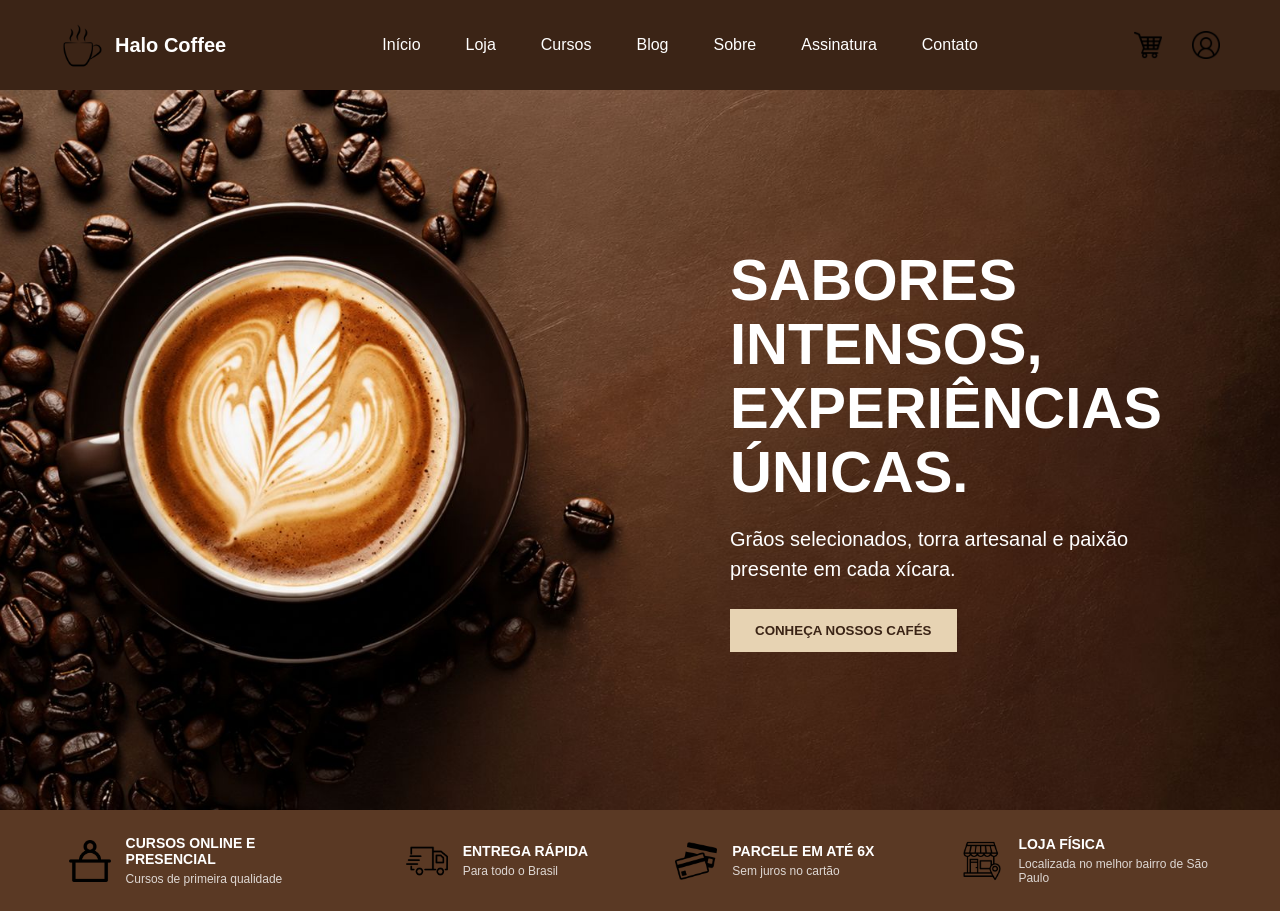
<file: index.html>
<!DOCTYPE html>
<html lang="en">
<head>
    <meta charset="UTF-8">
    <meta name="viewport" content="width=device-width, initial-scale=1.0">
    <title>Halo Coffee</title>
    <link rel="stylesheet" href="css/estilo.css">
    <link rel="icon" href="img/xicara-de-cha.png">
    <link rel="preconnect" href="https://fonts.googleapis.com">
    <link rel="preconnect" href="https://fonts.gstatic.com" crossorigin>
    <link href="https://fonts.googleapis.com/css2?family=Instrument+Serif:ital@0;1&display=swap" rel="stylesheet">
</head>
<body>
  <header>
  <nav>
        <div class="logo">
            <img src="img/xicara-de-cha.png" alt="logo">
            <h1>Halo Coffee</h1>
        </div>

        <ul>
            <li><a href="index.html">Início</a></li>
            <li><a href="loja.html">Loja</a></li>
            <li><a href="cursos.html">Cursos</a></li>
            <li><a href="blog.html">Blog</a></li>
            <li><a href="sobre.html">Sobre</a></li>
            <li><a href="assinatura.html">Assinatura</a></li>
            <li><a href="contato.html">Contato</a></li>
        </ul>

<div class="menu-icons">

    <a href="carrinho.html" class="link-carrinho">
        <img src="img/carrinho.png" alt="Carrinho">
    </a>

    <a href="login.html" class="user-icon">
        <img src="img/usuario.png" alt="Usuário">
    </a>
</div>
    </nav>
</header>
  <main>
   <main>
<section class="hero">
    <div class="hero-text">
        <h2>SABORES INTENSOS,<br>EXPERIÊNCIAS ÚNICAS.</h2>
        <p>
            Grãos selecionados, torra artesanal
            e paixão presente em cada xícara.
        </p>

        <button type="button" onclick="window.location.href='loja.html'">CONHEÇA NOSSOS CAFÉS</button>
    </div>
</section>
<section class="beneficios">

    <div class="beneficio">
        <img src="img/cursos.png" alt="Cursos">
        
        <div class="beneficio-texto">
            <h3>CURSOS ONLINE E PRESENCIAL</h3>
            <p>Cursos de primeira qualidade</p>
        </div>
    </div>

    <div class="beneficio">
        <img src="img/entrega.png" alt="Entrega">

        <div class="beneficio-texto">
            <h3>ENTREGA RÁPIDA</h3>
            <p>Para todo o Brasil</p>
        </div>
    </div>

    <div class="beneficio">
        <img src="img/cartao.png" alt="Cartão">

        <div class="beneficio-texto">
            <h3>PARCELE EM ATÉ 6X</h3>
            <p>Sem juros no cartão</p>
        </div>
    </div>

    <div class="beneficio">
        <img src="img/loja.png" alt="Loja física">

        <div class="beneficio-texto">
            <h3>LOJA FÍSICA</h3>
            <p>Localizada no melhor bairro de São Paulo</p>
        </div>
    </div>

</section>
  </main>
</body>
</html>
</file>
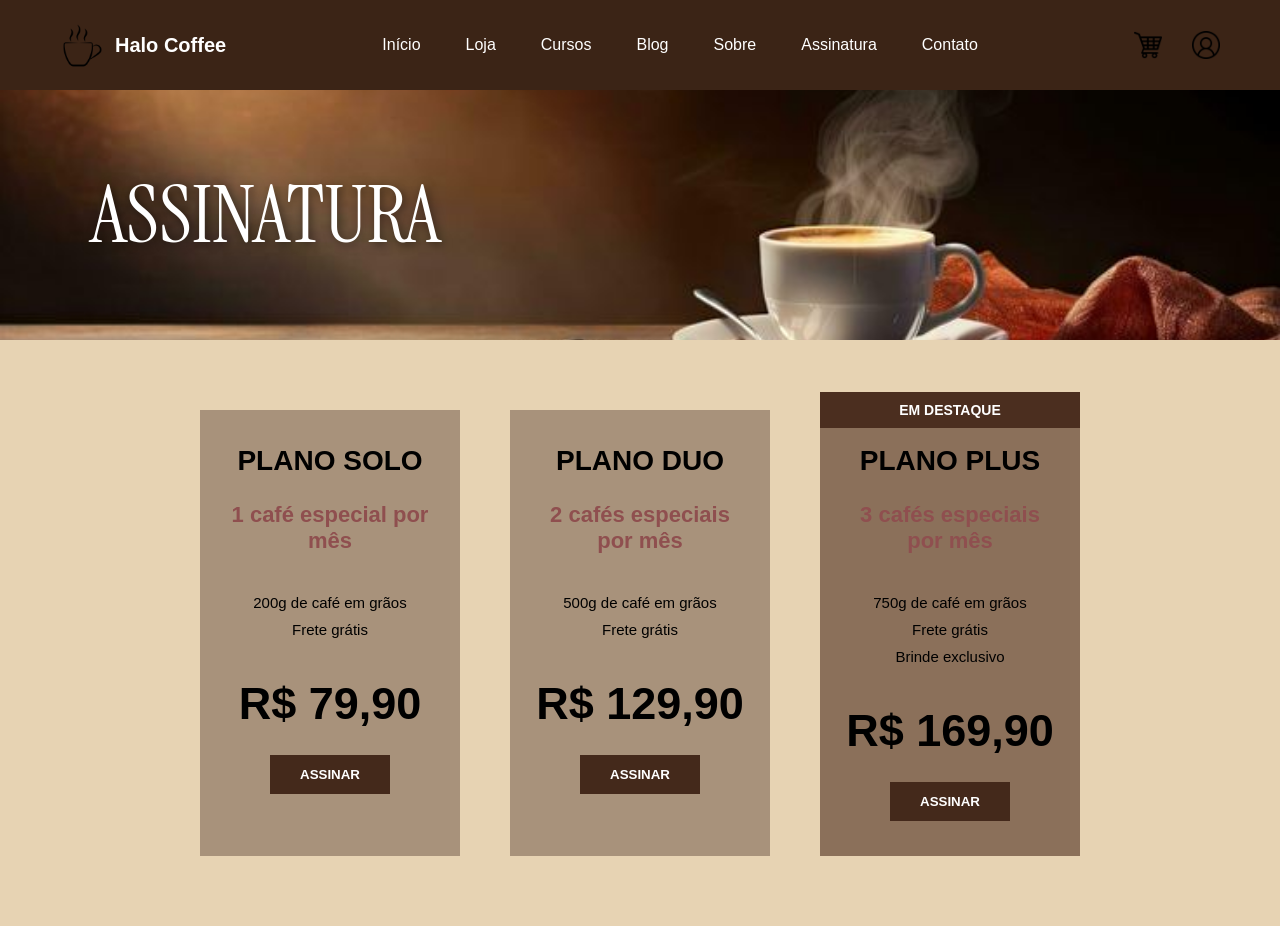
<file: assinatura.html>
<!DOCTYPE html>
<html lang="pt-BR">
<head>
    <meta charset="UTF-8">
    <meta name="viewport" content="width=device-width, initial-scale=1.0">
    <title>Assinatura | Halo Coffee</title>
    <link rel="stylesheet" href="css/estilo.css">
    <link rel="icon" href="img/xicara-de-cha.png">
    <link rel="preconnect" href="https://fonts.googleapis.com">
    <link rel="preconnect" href="https://fonts.gstatic.com" crossorigin>
    <link href="https://fonts.googleapis.com/css2?family=Instrument+Serif:ital@0;1&display=swap" rel="stylesheet">
</head>

<body>

<header>

    <nav>

        <div class="logo">
            <img src="img/xicara-de-cha.png" alt="logo">
            <h1>Halo Coffee</h1>
        </div>

        <ul>
            <li><a href="index.html">Início</a></li>
            <li><a href="loja.html">Loja</a></li>
            <li><a href="cursos.html">Cursos</a></li>
            <li><a href="blog.html">Blog</a></li>
            <li><a href="sobre.html">Sobre</a></li>
            <li><a href="assinatura.html">Assinatura</a></li>
            <li><a href="contato.html">Contato</a></li>
        </ul>

<div class="menu-icons">

    <a href="carrinho.html" class="link-carrinho">
        <img src="img/carrinho.png" alt="Carrinho">
    </a>

    <a href="login.html" class="user-icon">
        <img src="img/usuario.png" alt="Usuário">
    </a>
</div>
    </nav>
</header>
<main>

<section class="loja" style="background-image: url('img/fundoassinatura.jpg');">
        <h2>ASSINATURA</h2>

    </section>
    <section class="planos">

        <div class="plano-card">

            <h3>PLANO SOLO</h3>

            <h4>1 café especial por mês</h4>

            <p>
                200g de café em grãos<br>
                Frete grátis
            </p>

            <span>R$ 79,90</span>

            <button>ASSINAR</button>

        </div>

        <div class="plano-card">

            <h3>PLANO DUO</h3>

            <h4>2 cafés especiais por mês</h4>

            <p>
                500g de café em grãos<br>
                Frete grátis
            </p>

            <span>R$ 129,90</span>

            <button>ASSINAR</button>

        </div>

        <div class="plano-card destaque">

            <div class="tag-destaque">
                EM DESTAQUE
            </div>

            <h3>PLANO PLUS</h3>

            <h4>3 cafés especiais por mês</h4>

            <p>
                750g de café em grãos<br>
                Frete grátis<br>
                Brinde exclusivo
            </p>

            <span>R$ 169,90</span>

            <button>ASSINAR</button>

        </div>

    </section>

</main>

</body>
</html>
</file>
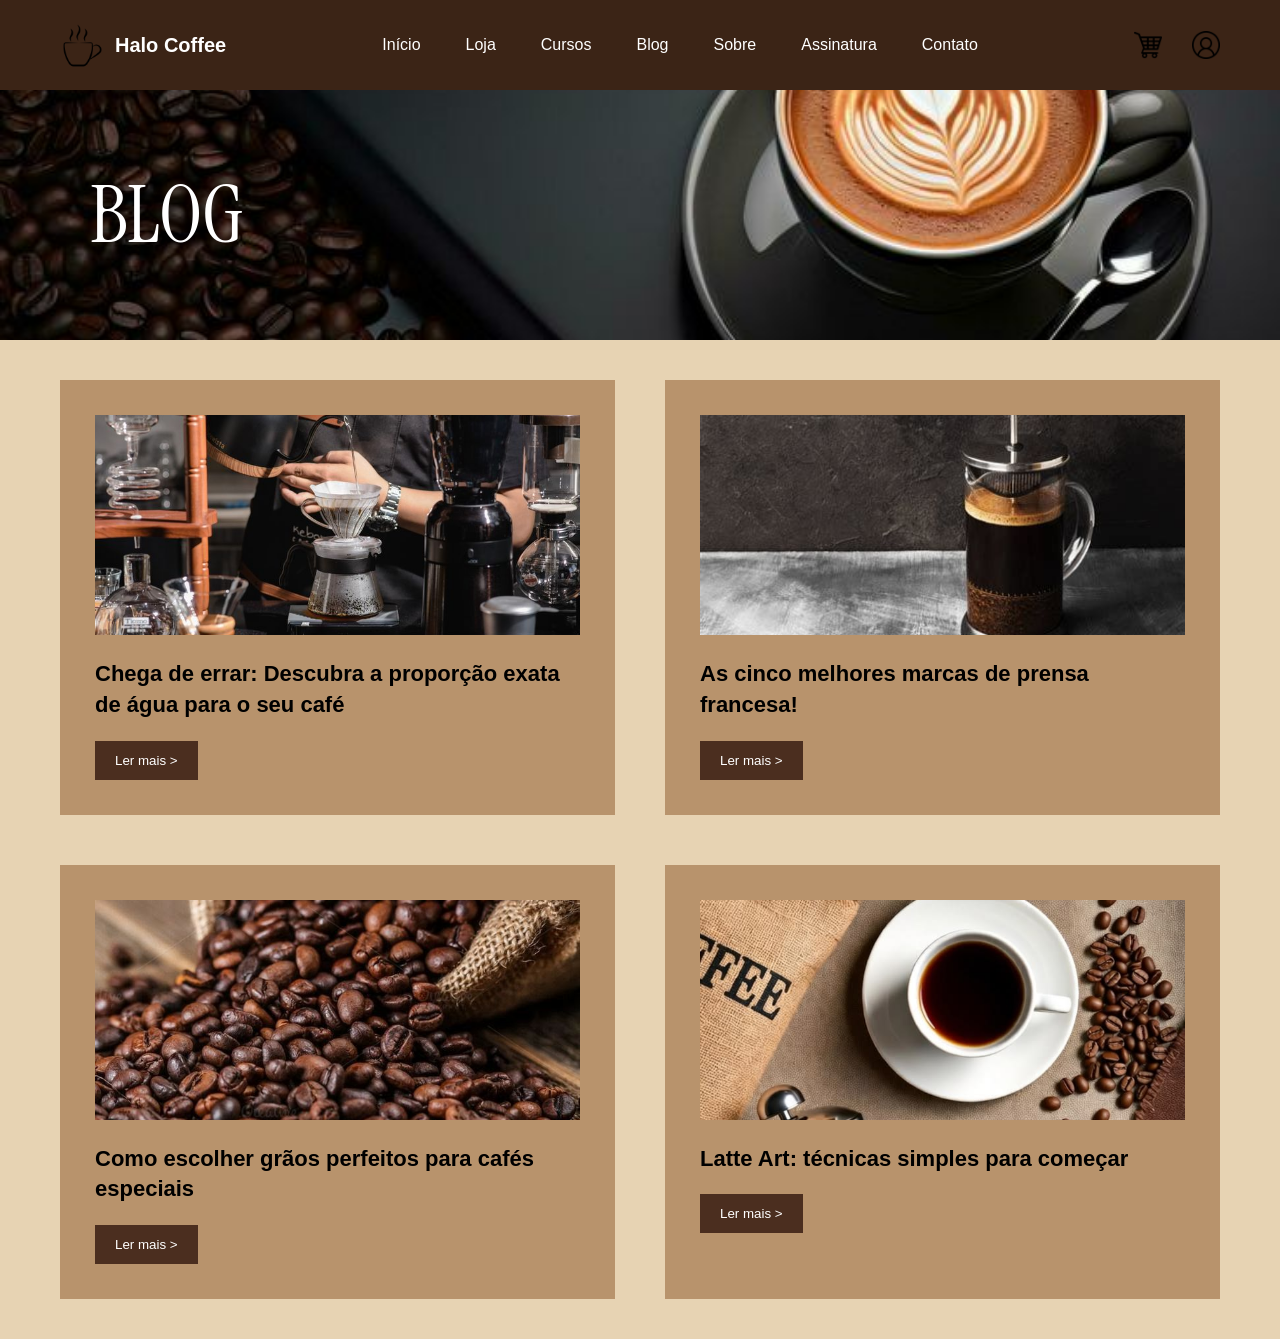
<file: blog.html>
<!DOCTYPE html>
<html lang="pt-BR">
<head>
    <meta charset="UTF-8">
    <meta name="viewport" content="width=device-width, initial-scale=1.0">
    <title>Blog | Halo Coffee</title>
    <link rel="stylesheet" href="css/estilo.css">
    <link rel="icon" href="img/xicara-de-cha.png">
    <link rel="preconnect" href="https://fonts.googleapis.com">
    <link rel="preconnect" href="https://fonts.gstatic.com" crossorigin>
    <link href="https://fonts.googleapis.com/css2?family=Instrument+Serif:ital@0;1&display=swap" rel="stylesheet">
</head>

<body>

<header>

    <nav>

        <div class="logo">
            <img src="img/xicara-de-cha.png" alt="logo">
            <h1>Halo Coffee</h1>
        </div>

        <ul>
            <li><a href="index.html">Início</a></li>
            <li><a href="loja.html">Loja</a></li>
            <li><a href="cursos.html">Cursos</a></li>
            <li><a href="blog.html">Blog</a></li>
            <li><a href="sobre.html">Sobre</a></li>
            <li><a href="assinatura.html">Assinatura</a></li>
            <li><a href="contato.html">Contato</a></li>
        </ul>

        
<div class="menu-icons">

    <a href="carrinho.html" class="link-carrinho">
        <img src="img/carrinho.png" alt="Carrinho">
    </a>

    <a href="login.html" class="user-icon">
        <img src="img/usuario.png" alt="Usuário">
    </a>

</div>

    </nav>
</header>
<main>
    <section class="loja" style="background-image: url('img/fundoblog.jpg');">

        <h2>BLOG</h2>

    </section>
    <section class="blog-container">
        <div class="blog-card">

            <img src="img/blog1.jpg" alt="Post Café">

            <div class="blog-info">

                <h3>
                    Chega de errar:
                    Descubra a proporção exata
                    de água para o seu café
                </h3>

                <button>Ler mais ></button>

            </div>

        </div>

        <div class="blog-card">

            <img src="img/blog2.jpg" alt="Prensa Francesa">

            <div class="blog-info">

                <h3>
                    As cinco melhores marcas
                    de prensa francesa!
                </h3>

                <button>Ler mais ></button>

            </div>

        </div>

        <div class="blog-card">

            <img src="img/blog3.jpg" alt="Grãos">

            <div class="blog-info">

                <h3>
                    Como escolher grãos
                    perfeitos para cafés especiais
                </h3>

                <button>Ler mais ></button>

            </div>

        </div>

     
        <div class="blog-card">

            <img src="img/blog4.jpg" alt="Latte Art">

            <div class="blog-info">

                <h3>
                    Latte Art:
                    técnicas simples para começar
                </h3>

                <button>Ler mais ></button>

            </div>

        </div>
    </section>
</main>
</body>
</html>
</file>
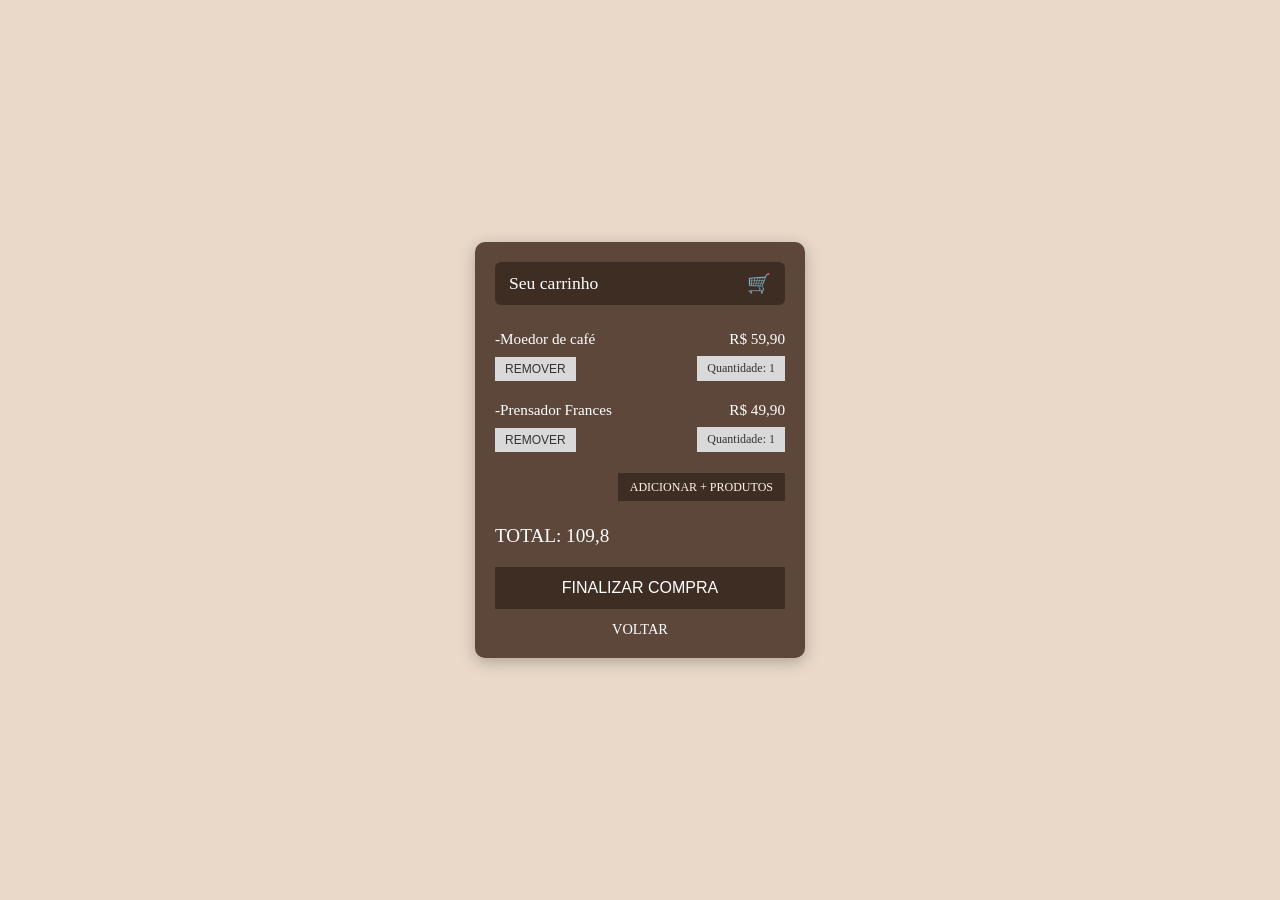
<file: carrinho.html>
<!DOCTYPE html>
<html lang="pt-BR">
<head>
  <meta charset="UTF-8">
  <meta name="viewport" content="width=device-width, initial-scale=1.0">
  <title>Seu Carrinho - Halo Coffee</title>
  <link rel="stylesheet" href="css/carrinho.css">
</head>
<body>

  <div class="pagina-carrinho-container">
    <aside class="carrinho-sidebar">
      
      <div class="carrinho-titulo-box">
        <h2 class="carrinho-titulo">Seu carrinho</h2>
        <span class="icone-carrinho">&#128722;</span>
      </div>

      <div class="carrinho-itens">
        <div class="carrinho-item">
          <div class="item-info">
            <span class="item-nome">-Moedor de café</span>
            <span class="item-preco">R$ 59,90</span>
          </div>
          <div class="item-acoes">
            <button class="btn-remover">REMOVER</button>
            <div class="item-quantidade">Quantidade: 1</div>
          </div>
        </div>

        <div class="carrinho-item">
          <div class="item-info">
            <span class="item-nome">-Prensador Frances</span>
            <span class="item-preco">R$ 49,90</span>
          </div>
          <div class="item-acoes">
            <button class="btn-remover">REMOVER</button>
            <div class="item-quantidade">Quantidade: 1</div>
          </div>
        </div>
      </div>

      <div class="container-adicionar-mais">
        <a href="loja.html" class="btn-adicionar-mais">ADICIONAR + PRODUTOS</a>
      </div>

      <div class="carrinho-rodape">
        <div class="carrinho-total">TOTAL: 109,8</div>
        <button class="btn-finalizar">FINALIZAR COMPRA</button>
        
        <a href="loja.html" class="btn-voltar">VOLTAR</a>
      </div>

    </aside>
  </div>

</body>
</html>
</file>
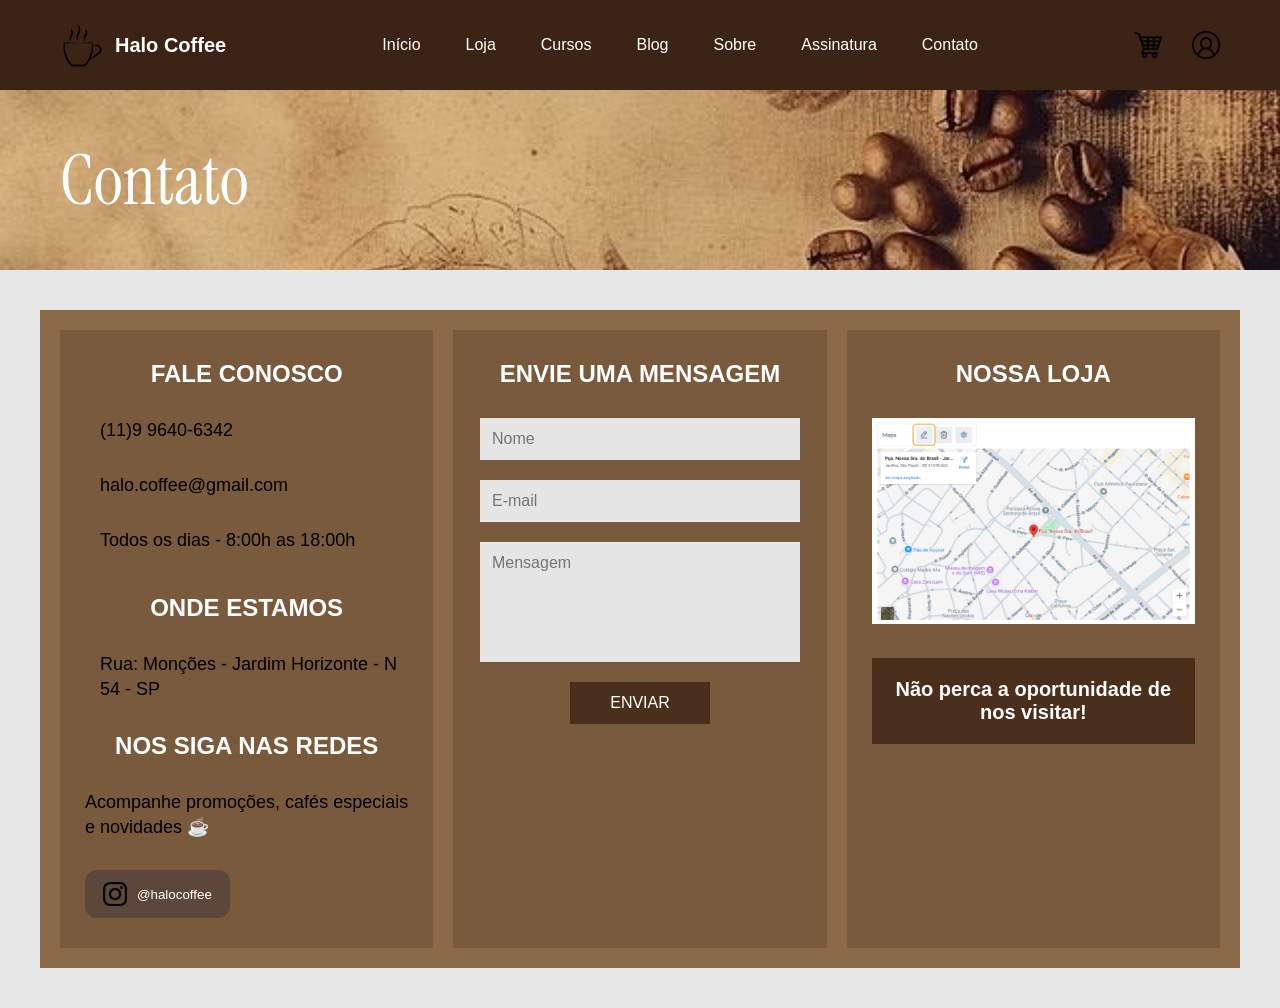
<file: contato.html>
<!DOCTYPE html>
<html lang="pt-BR">
<head>
    <meta charset="UTF-8">
    <meta name="viewport" content="width=device-width, initial-scale=1.0">
    <title>Loja | Halo Coffee</title>
    <link rel="stylesheet" href="css/estilo.css">
    <link rel="icon" href="img/xicara-de-cha.png">
    <link rel="preconnect" href="https://fonts.googleapis.com">
    <link rel="preconnect" href="https://fonts.gstatic.com" crossorigin>
    <link href="https://fonts.googleapis.com/css2?family=Instrument+Serif:ital@0;1&display=swap" rel="stylesheet">
</head>
<div class="instagram-popup" id="instagramPopup">

    <div class="celular">

        <div class="topo-instagram">

            <h2>Instagram</h2>

            <span class="fechar-insta"
            onclick="fecharInstagram()">
            ✕
            </span>

        </div>
        <div class="stories">

            <div class="story">
                <div class="circulo"></div>
                <p>cafés</p>
            </div>

            <div class="story">
                <div class="circulo"></div>
                <p>promo</p>
            </div>

            <div class="story">
                <div class="circulo"></div>
                <p>loja</p>
            </div>

        </div>

        <div class="perfil-post">

    <div class="foto-perfil"></div>

    <div class="info-perfil">

        <span class="nome-perfil">Halo Coffee</span>
        <small class="localizacao">São Paulo, SP</small>
    </div>
</div>
            <img src="img/pedro.webp" class="foto-post">

            <div class="acoes-post">
                ♡ 💬 ✈
            </div>

  <div class="legenda">

    <strong>Pedro Lima • Halo Coffee</strong>

    Aqui você encontra cafés premium, acessórios,
    cursos para baristas e conteúdos sobre preparo profissional.
<br>
    📍 Venha conhecer nossa loja e transformar
    sua rotina em um verdadeiro ritual do café.

    #HaloCoffee #CafeEspecial #CoffeeLovers
</div>
        </div>
    </div>
</div>
<body>
<header>
    <nav>
        <div class="logo">
            <img src="img/xicara-de-cha.png" alt="logo">
            <h1>Halo Coffee</h1>
        </div>

        <ul>
            <li><a href="index.html">Início</a></li>
            <li><a href="loja.html">Loja</a></li>
            <li><a href="cursos.html">Cursos</a></li>
            <li><a href="blog.html">Blog</a></li>
            <li><a href="sobre.html">Sobre</a></li>
            <li><a href="assinatura.html">Assinatura</a></li>
            <li><a href="contato.html">Contato</a></li>
        </ul>

      
<div class="menu-icons">
    <a href="carrinho.html" class="link-carrinho">
        <img src="img/carrinho.png" alt="Carrinho">
    </a>
    <a href="login.html" class="user-icon">
        <img src="img/usuario.png" alt="Usuário">
    </a>
</div>

    </nav>

</header>

<section class="banner-contato">
    <h1>Contato</h1>
</section>

   <main class="container">

    <section class="coluna-contato">
        <h3>FALE CONOSCO</h3>

        <div class="info">
            <i class="fa-solid fa-phone"></i>
            <p>(11)9 9640-6342</p>
        </div>

        <div class="info">
            <i class="fa-regular fa-envelope"></i>
            <p>halo.coffee@gmail.com</p>
        </div>

        <div class="info">
            <i class="fa-regular fa-clock"></i>
            <p>Todos os dias - 8:00h as 18:00h</p>
        </div>

        <h3 class="titulo-local">ONDE ESTAMOS</h3>

        <div class="info">
            <i class="fa-solid fa-location-dot"></i>
            <p>Rua: Monções - Jardim Horizonte - N 54 - SP</p>
        </div>
        <div class="redes-sociais">

    <h3>NOS SIGA NAS REDES</h3>
  <div class="info">
    <p>
        Acompanhe promoções, cafés especiais e novidades ☕
    </p>
</div>
    <button onclick="abrirInstagram()" class="btn-instagram">

        <img src="img/instagram.png" alt="Instagram">

        @halocoffee

    </button>

</div>
    </section>
        <section class="coluna-formulario">
        <h3>ENVIE UMA MENSAGEM</h3>

        <form>
            <input type="text" placeholder="Nome">

            <input type="email" placeholder="E-mail">

            <textarea placeholder="Mensagem"></textarea>

            <button type="submit">ENVIAR</button>
        </form>
    </section>

    <section class="coluna-loja">
        <h3>NOSSA LOJA</h3>

        <img src="img/mapa.png" alt="Mapa">

        <div class="texto-loja">
            <p>Não perca a oportunidade de nos visitar!</p>
        </div>
    </section>

<script>

function abrirInstagram(){
    document.getElementById("instagramPopup").style.display = "block";
}
function fecharInstagram(){
    document.getElementById("instagramPopup").style.display = "none";
}
</script>
</main>
</file>
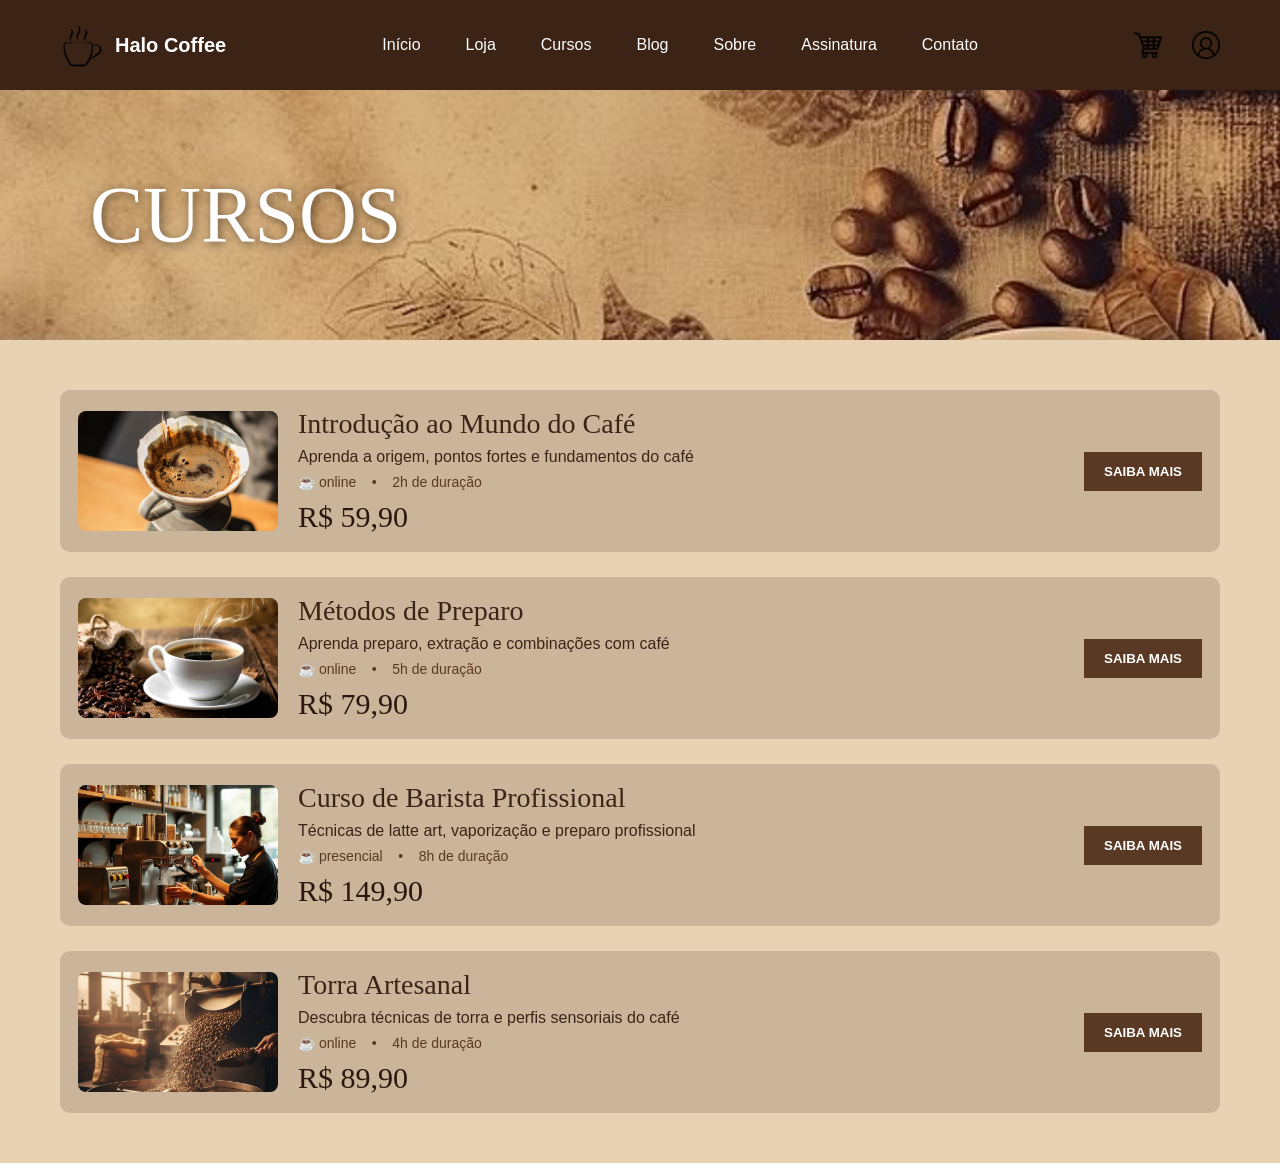
<file: cursos.html>
<!DOCTYPE html>
<html lang="pt-BR">
<head>
    <meta charset="UTF-8">
    <meta name="viewport" content="width=device-width, initial-scale=1.0">
    <title>Cursos | Halo Coffee</title>
    <link rel="stylesheet" href="css/estilo.css">
    <link rel="icon" href="img/xicara-de-cha.png">
</head>
<body>
<header>
    <nav>

        <div class="logo">
            <img src="img/xicara-de-cha.png" alt="logo">
            <h1>Halo Coffee</h1>
        </div>

        <ul>
            <li><a href="index.html">Início</a></li>
            <li><a href="loja.html">Loja</a></li>
            <li><a href="cursos.html">Cursos</a></li>
            <li><a href="blog.html">Blog</a></li>
            <li><a href="sobre.html">Sobre</a></li>
            <li><a href="assinatura.html">Assinatura</a></li>
            <li><a href="contato.html">Contato</a></li>
        </ul>

        
<div class="menu-icons">

    <a href="carrinho.html" class="link-carrinho">
        <img src="img/carrinho.png" alt="Carrinho">
    </a>

    <a href="login.html" class="user-icon">
        <img src="img/usuario.png" alt="Usuário">
    </a>

</div>
</header>

<main>
 <section class="loja" style="background-image: url('img/fundocurso.jpg');">
        <h2>CURSOS</h2>

    </section>
    <section class="cursos-container">
        <div class="curso-card">

            <img src="img/curso1.jpg" alt="Curso Café">

            <div class="curso-info">

                <h3>Introdução ao Mundo do Café</h3>

                <p>
                    Aprenda a origem, pontos fortes e fundamentos do café
                </p>

                <span>☕ online &nbsp;&nbsp; • &nbsp;&nbsp; 2h de duração</span>

                <h4>R$ 59,90</h4>

            </div>

            <button>SAIBA MAIS</button>

        </div>
        <div class="curso-card">

            <img src="img/curso2.jpg" alt="Métodos">

            <div class="curso-info">

                <h3>Métodos de Preparo</h3>

                <p>
                    Aprenda preparo, extração e combinações com café
                </p>

                <span>☕ online &nbsp;&nbsp; • &nbsp;&nbsp; 5h de duração</span>

                <h4>R$ 79,90</h4>

            </div>

            <button>SAIBA MAIS</button>

        </div>
        <div class="curso-card">

            <img src="img/curso3.jpg" alt="Barista">

            <div class="curso-info">

                <h3>Curso de Barista Profissional</h3>

                <p>
                    Técnicas de latte art, vaporização e preparo profissional
                </p>

                <span>☕ presencial &nbsp;&nbsp; • &nbsp;&nbsp; 8h de duração</span>

                <h4>R$ 149,90</h4>

            </div>

            <button>SAIBA MAIS</button>

        </div>
        <div class="curso-card">

            <img src="img/curso4" alt="Torra">

            <div class="curso-info">

                <h3>Torra Artesanal</h3>

                <p>
                    Descubra técnicas de torra e perfis sensoriais do café
                </p>

                <span>☕ online &nbsp;&nbsp; • &nbsp;&nbsp; 4h de duração</span>

                <h4>R$ 89,90</h4>

            </div>

            <button>SAIBA MAIS</button>
        </div>
    </section>
</main>
</body>
</html>
</file>
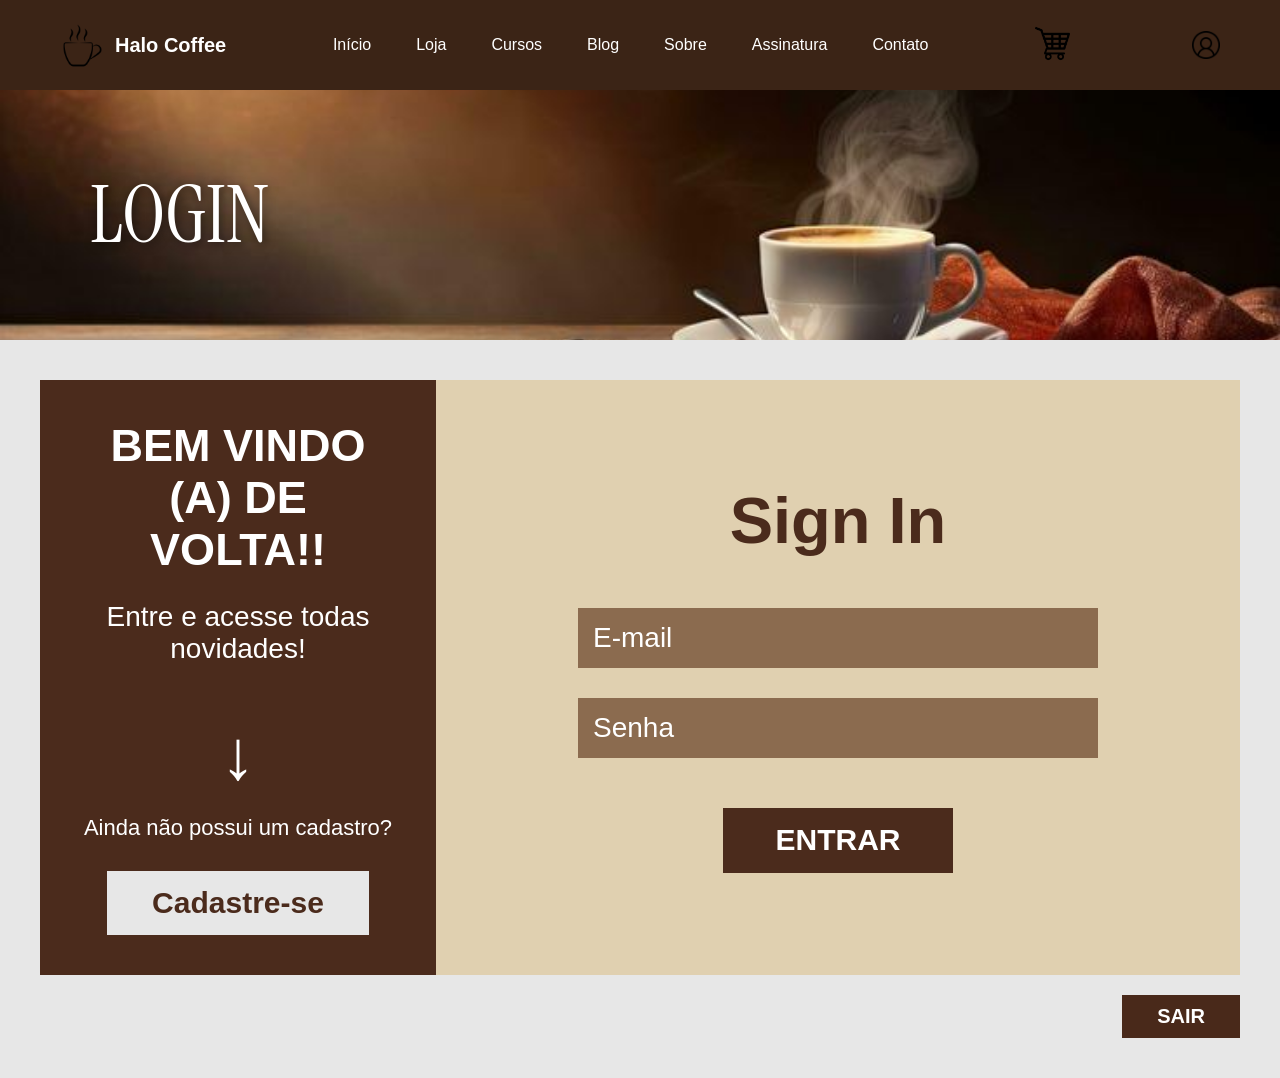
<file: login.html>
<!DOCTYPE html>
<html lang="pt-BR">
<head>
    <meta charset="UTF-8">
    <meta name="viewport" content="width=device-width, initial-scale=1.0">
    <title>Login | Halo Coffee</title>
    <link rel="stylesheet" href="css/estilo.css">
    <link rel="icon" href="img/xicara-de-cha.png">
    <link rel="preconnect" href="https://fonts.googleapis.com">
    <link rel="preconnect" href="https://fonts.gstatic.com" crossorigin>
    <link href="https://fonts.googleapis.com/css2?family=Instrument+Serif:ital@0;1&display=swap" rel="stylesheet">
</head>
<body>
<header>
    <nav>

        <div class="logo">
            <img src="img/xicara-de-cha.png" alt="logo">
            <h1>Halo Coffee</h1>
        </div>

        <ul>
            <li><a href="index.html">Início</a></li>
            <li><a href="loja.html">Loja</a></li>
            <li><a href="cursos.html">Cursos</a></li>
            <li><a href="blog.html">Blog</a></li>
            <li><a href="sobre.html">Sobre</a></li>
            <li><a href="assinatura.html">Assinatura</a></li>
            <li><a href="contato.html">Contato</a></li>
        </ul>

        <div class="carrinho-icon">
            <img src="img/carrinho.png" alt="Carrinho">
        </div>
        <a href="login.html" class="user-icon">
    <img src="img/usuario.png" alt="Usuário">
</a>
    </nav>

</header>
<main>
        <section class="loja" style="background-image: url('img/fundoassinatura.jpg');">
            <h2 class="titulo-login">LOGIN</h2>
        </section>

        <section class="container-login">
            <div class="box-login">
                
                <div class="coluna-esquerda">
                    <h3>BEM VINDO (A) DE VOLTA!!</h3>
                    <p>Entre e acesse todas novidades!</p>
                    <div class="seta">&darr;</div>
                    <p class="txt-cadastro">Ainda não possui um cadastro?</p>
                    <a href="#" class="btn-cadastre">Cadastre-se</a>
                </div>

                <div class="coluna-direita">
                    <h3>Sign In</h3>
                    <form action="#">
                        <div class="campo-input">
                            
                            <input type="email" placeholder="E-mail" required>
                        </div>
                        
                        <div class="campo-input">
                           
                            <input type="password" placeholder="Senha" required>
                        </div>

                        <button type="submit" class="btn-entrar">ENTRAR</button>
                    </form>
                </div>

            </div>
            
            <div class="container-sair">
                <a href="index.html" class="btn-sair">SAIR</a>
            </div>
        </section>
    </main>
</body>
</html>
</file>
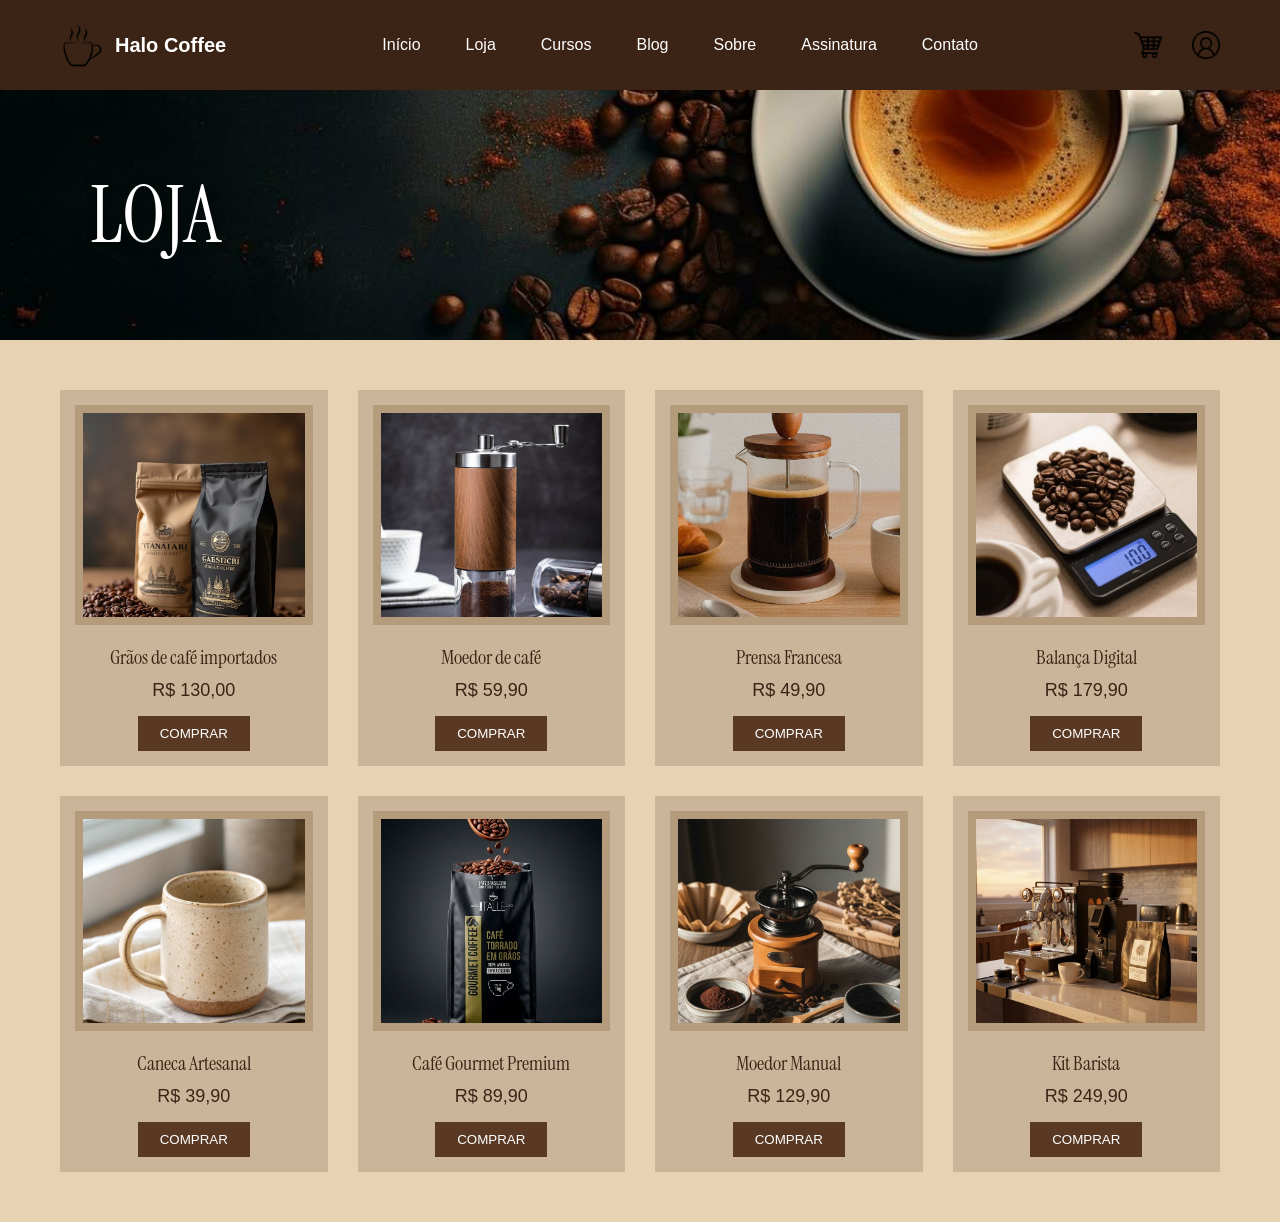
<file: loja.html>
<!DOCTYPE html>
<html lang="pt-BR">
<head>
    <meta charset="UTF-8">
    <meta name="viewport" content="width=device-width, initial-scale=1.0">
    <title>Loja | Halo Coffee</title>
    <link rel="stylesheet" href="css/estilo.css">
    <link rel="icon" href="img/xicara-de-cha.png">
    <link rel="preconnect" href="https://fonts.googleapis.com">
    <link rel="preconnect" href="https://fonts.gstatic.com" crossorigin>
    <link href="https://fonts.googleapis.com/css2?family=Instrument+Serif:ital@0;1&display=swap" rel="stylesheet">
</head>
<body>
<header>
    <nav>
        <div class="logo">
            <img src="img/xicara-de-cha.png" alt="logo">
            <h1>Halo Coffee</h1>
        </div>

        <ul>
            <li><a href="index.html">Início</a></li>
            <li><a href="loja.html">Loja</a></li>
            <li><a href="cursos.html">Cursos</a></li>
            <li><a href="blog.html">Blog</a></li>
            <li><a href="sobre.html">Sobre</a></li>
            <li><a href="assinatura.html">Assinatura</a></li>
            <li><a href="contato.html">Contato</a></li>
        </ul>

<div class="menu-icons">
    <a href="carrinho.html" class="link-carrinho">
        <img src="img/carrinho.png" alt="Carrinho">
    </a>
    <a href="login.html" class="user-icon">
        <img src="img/usuario.png" alt="Usuário">
    </a>
</div>
</header>
<main>
    <section class="loja" style="background-image: url('img/fundoloja.jpeg');">
        <h2>LOJA</h2>

    </section>

<section class="produtos">
    <div class="card-produto" onclick="abrirModal('modal1')">

        <img src="img/cafeloja.webp" alt="Café">

        <h3>Grãos de café importados</h3>

        <p>R$ 130,00</p>

        <button>COMPRAR</button>

    </div>

    <div class="card-produto" onclick="abrirModal('modal2')">

        <img src="img/moedorloja.jpg" alt="Moedor">

        <h3>Moedor de café</h3>

        <p>R$ 59,90</p>

        <button>COMPRAR</button>

    </div>
    <div class="card-produto" onclick="abrirModal('modal3')">

        <img src="img/prensaloja2.jpg" alt="Prensa">

        <h3>Prensa Francesa</h3>

        <p>R$ 49,90</p>

        <button>COMPRAR</button>

    </div>
    <div class="card-produto" onclick="abrirModal('modal4')">

        <img src="img/balancaloja.jpg" alt="Balança">

        <h3>Balança Digital</h3>

        <p>R$ 179,90</p>

        <button>COMPRAR</button>

    </div>
    <div class="card-produto" onclick="abrirModal('modal5')">

        <img src="img/canecaloja.jpg" alt="Caneca">

        <h3>Caneca Artesanal</h3>

        <p>R$ 39,90</p>

        <button>COMPRAR</button>

    </div>
    <div class="card-produto" onclick="abrirModal('modal6')">

        <img src="img/cafeloja2.jpg" alt="Café">

        <h3>Café Gourmet Premium</h3>

        <p>R$ 89,90</p>

        <button>COMPRAR</button>

    </div>
    <div class="card-produto" onclick="abrirModal('modal7')">

        <img src="img/moedorloja2.jpg" alt="Moedor">

        <h3>Moedor Manual</h3>

        <p>R$ 129,90</p>

        <button>COMPRAR</button>

    </div>
    <div class="card-produto" onclick="abrirModal('modal8')">

        <img src="img/kitloja.jpg" alt="Kit">

        <h3>Kit Barista</h3>

        <p>R$ 249,90</p>

        <button>COMPRAR</button>

    </div>

</section>

<div class="modal" id="modal1">
<div class="modal-conteudo">

<span class="fechar" onclick="fecharModal('modal1')">&times;</span>

<img src="img/cafeloja.webp">

<h2>Grãos de Café Importados</h2>

<p class="preco-modal">R$ 130,00</p>

<p>Café colombiano com sabor intenso e notas de chocolate ☕</p>

<div class="info-cafe">
<p><strong>Origem:</strong> Colômbia</p>
<p><strong>Intensidade:</strong> Forte</p>
<p><strong>Torra:</strong> Média escura</p>
</div>
<button class="btn-modal">ADICIONAR AO CARRINHO</button>
</div>
</div>


<div class="modal" id="modal2">
<div class="modal-conteudo">

<span class="fechar" onclick="fecharModal('modal2')">&times;</span>

<img src="img/moedorloja.jpg">

<h2>Moedor de Café</h2>

<p class="preco-modal">R$ 59,90</p>

<p>Moedor manual premium com ajuste de moagem.</p>

<div class="info-cafe">
<p><strong>Material:</strong> Madeira e inox</p>
<p><strong>Uso:</strong> Manual</p>
<p><strong>Ideal para:</strong> Cafés especiais</p>
</div>

<button class="btn-modal">ADICIONAR AO CARRINHO</button>

</div>
</div>


<div class="modal" id="modal3">
<div class="modal-conteudo">

<span class="fechar" onclick="fecharModal('modal3')">&times;</span>

<img src="img/prensaloja2.jpg">

<h2>Prensa Francesa</h2>

<p class="preco-modal">R$ 49,90</p>

<p>Extração suave e encorpada para cafés aromáticos.</p>

<div class="info-cafe">
<p><strong>Capacidade:</strong> 600ml</p>
<p><strong>Material:</strong> Vidro e bambu</p>
<p><strong>Ideal para:</strong> Café filtrado</p>
</div>

<button class="btn-modal">ADICIONAR AO CARRINHO</button>

</div>
</div>


<div class="modal" id="modal4">
<div class="modal-conteudo">

<span class="fechar" onclick="fecharModal('modal4')">&times;</span>

<img src="img/balancaloja.jpg">

<h2>Balança Digital</h2>

<p class="preco-modal">R$ 179,90</p>

<p>Precisão ideal para receitas de café especiais.</p>

<div class="info-cafe">
<p><strong>Precisão:</strong> 0,1g</p>
<p><strong>Bateria:</strong> Recarregável</p>
<p><strong>Display:</strong> LED</p>
</div>

<button class="btn-modal">ADICIONAR AO CARRINHO</button>

</div>
</div>

<div class="modal" id="modal5">
<div class="modal-conteudo">

<span class="fechar" onclick="fecharModal('modal5')">&times;</span>

<img src="img/canecaloja.jpg">

<h2>Caneca Artesanal</h2>

<p class="preco-modal">R$ 39,90</p>

<p>Caneca feita à mão com acabamento rústico elegante.</p>

<div class="info-cafe">
<p><strong>Material:</strong> Cerâmica</p>
<p><strong>Capacidade:</strong> 350ml</p>
<p><strong>Estilo:</strong> Artesanal</p>
</div>

<button class="btn-modal">ADICIONAR AO CARRINHO</button>

</div>
</div>


<div class="modal" id="modal6">
<div class="modal-conteudo">

<span class="fechar" onclick="fecharModal('modal6')">&times;</span>

<img src="img/cafeloja2.jpg">

<h2>Café Gourmet Premium</h2>

<p class="preco-modal">R$ 89,90</p>

<p>Café suave com aroma caramelizado e baixa acidez.</p>

<div class="info-cafe">
<p><strong>Origem:</strong> Minas Gerais</p>
<p><strong>Intensidade:</strong> Média</p>
<p><strong>Notas:</strong> Caramelo e castanhas</p>
</div>

<button class="btn-modal">ADICIONAR AO CARRINHO</button>

</div>
</div>

<div class="modal" id="modal7">
<div class="modal-conteudo">

<span class="fechar" onclick="fecharModal('modal7')">&times;</span>

<img src="img/moedorloja2.jpg">

<h2>Moedor Manual</h2>

<p class="preco-modal">R$ 129,90</p>

<p>Moagem uniforme para espresso e café filtrado.</p>

<div class="info-cafe">
<p><strong>Material:</strong> Aço inox</p>
<p><strong>Moagem:</strong> Ajustável</p>
<p><strong>Design:</strong> Compacto</p>
</div>

<button class="btn-modal">ADICIONAR AO CARRINHO</button>

</div>
</div>

<div class="modal" id="modal8">
<div class="modal-conteudo">

<span class="fechar" onclick="fecharModal('modal8')">&times;</span>

<img src="img/kitloja.jpg">

<h2>Kit Barista</h2>

<p class="preco-modal">R$ 249,90</p>

<p>Kit completo para amantes de cafés especiais ☕</p>

<div class="info-cafe">
<p><strong>Inclui:</strong> Moedor, prensa e caneca</p>
<p><strong>Material:</strong> Premium</p>
<p><strong>Ideal para:</strong> Presentes</p>
</div>

<button class="btn-modal">ADICIONAR AO CARRINHO</button>

</div>
</div>

<script>

function abrirModal(id){
    document.getElementById(id).style.display = "flex";
}

function fecharModal(id){
    document.getElementById(id).style.display = "none";
}

window.onclick = function(event){

    let modais = document.querySelectorAll(".modal");

    modais.forEach(function(modal){

        if(event.target == modal){
            modal.style.display = "none";
        }

    });

}
</script>
</file>
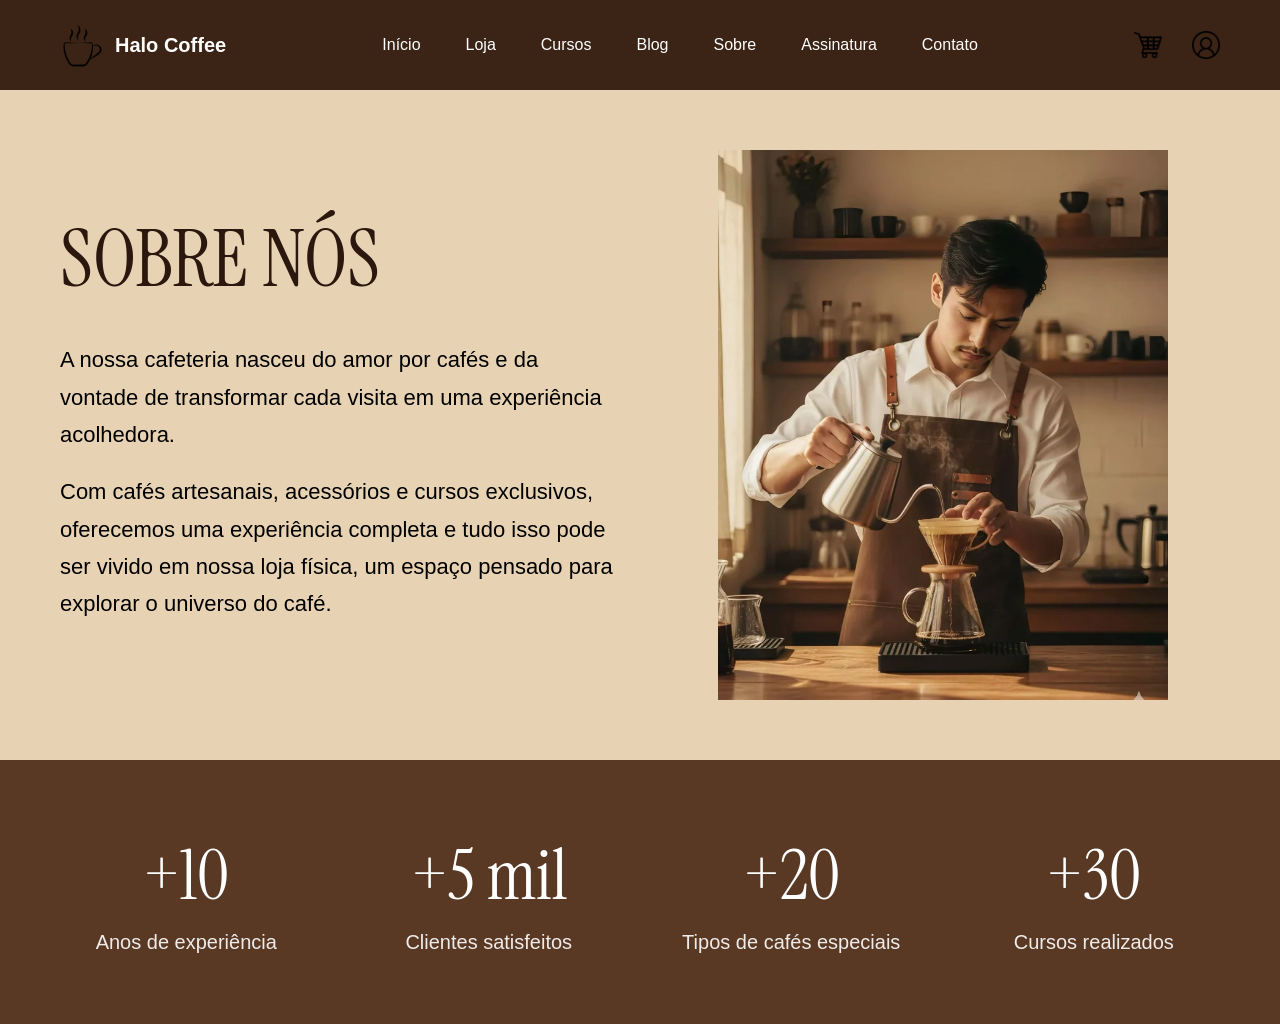
<file: sobre.html>
<!DOCTYPE html>
<html lang="pt-BR">
<head>
    <meta charset="UTF-8">
    <meta name="viewport" content="width=device-width, initial-scale=1.0">
    <title>Sobre Nós | Halo Coffee</title>
    <link rel="stylesheet" href="css/estilo.css">
    <link rel="icon" href="img/xicara-de-cha.png">
    <link rel="preconnect" href="https://fonts.googleapis.com">
    <link rel="preconnect" href="https://fonts.gstatic.com" crossorigin>
    <link href="https://fonts.googleapis.com/css2?family=Instrument+Serif:ital@0;1&display=swap" rel="stylesheet">
</head>
<body>
<header>
    <nav>

        <div class="logo">
            <img src="img/xicara-de-cha.png" alt="logo">
            <h1>Halo Coffee</h1>
        </div>

        <ul>
            <li><a href="index.html">Início</a></li>
            <li><a href="loja.html">Loja</a></li>
            <li><a href="cursos.html">Cursos</a></li>
            <li><a href="blog.html">Blog</a></li>
            <li><a href="sobre.html">Sobre</a></li>
            <li><a href="assinatura.html">Assinatura</a></li>
            <li><a href="contato.html">Contato</a></li>
        </ul>
<div class="menu-icons">
    <a href="carrinho.html" class="link-carrinho">
        <img src="img/carrinho.png" alt="Carrinho">
    </a>
    <a href="login.html" class="user-icon">
        <img src="img/usuario.png" alt="Usuário">
    </a>

</div>

    </nav>
</header>

<main>

    <section class="sobre-container">
        <div class="sobre-texto">

            <h2>SOBRE NÓS</h2>

            <p>
                A nossa cafeteria nasceu do amor por cafés
                e da vontade de transformar cada visita em uma
                experiência acolhedora.
            </p>

            <p>
                Com cafés artesanais, acessórios e cursos exclusivos,
                oferecemos uma experiência completa e tudo isso
                pode ser vivido em nossa loja física, um espaço
                pensado para explorar o universo do café.
            </p>

        </div>
        <div class="sobre-imagem">

            <img src="img/sobre.webp" alt="Barista">

        </div>

    </section>

<section class="estatisticas">

    <div class="estatistica">

        <h2>+10</h2>

        <p>Anos de experiência</p>

    </div>

    <div class="estatistica">

        <h2>+5 mil</h2>

        <p>Clientes satisfeitos</p>

    </div>

    <div class="estatistica">

        <h2>+20</h2>

        <p>Tipos de cafés especiais</p>

    </div>

    <div class="estatistica">

        <h2>+30</h2>

        <p>Cursos realizados</p>

    </div>

</section>
</main>
</body>
</html>
</file>
<file: css/estilo.css>
*{
    margin: 0;
    padding: 0;
    box-sizing: border-box;
}


:root{
    --marrom-escuro: #3b2416;
    --marrom: #5a3924;
    --bege: #e7d3b3;
    --branco: #ffffff;
}


body{
    font-family: Arial, Helvetica, sans-serif;
}

header{
    background-color: var(--marrom-escuro);
    padding: 0 60px;
}

.logo{
    display: flex;
    align-items: center;
    gap: 10px;

    flex-shrink: 0;
}
.logo img{
    width: 45px;
}

.logo h1{
    color: white;
    font-size: 20px;
}


nav{
    display: flex;
    justify-content: space-between;
    align-items: center;

    height: 90px;
}

nav ul{
    display: flex;
    gap: 45px;

    list-style: none;
}

nav a{
    color: white;
    text-decoration: none;

    font-size: 16px;

    transition: 0.3s;
}

nav a:hover{
    opacity: 0.7;
}



/* login */
.user-icon img,
.carrinho-icon img{
    width: 35px;
    cursor: pointer;
}

.hero{
    height: 80vh;

    background-image: url("../img/fundoinicial.jpeg");
    background-size: cover;
    background-position: center;

    display: flex;
    align-items: center;
    justify-content: flex-end;

    padding-right: 100px;
}
.hero-text{
    color: white;
    max-width: 450px;
}

.hero-text h2{
    font-size: 58px;
    margin-bottom: 20px;
    line-height: 1.1;
}

.hero-text p{
    font-size: 20px;
    margin-bottom: 25px;
    line-height: 1.5;
}

/* botao */

.hero-text button{
    background-color: var(--bege);
    color: var(--marrom-escuro);

    border: none;
    padding: 14px 25px;

    font-weight: bold;
    cursor: pointer;

    transition: 0.3s;
}

.hero-text button:hover{
    background-color: white;
}

/* BENEFÍCIOS */

.beneficios{
    background-color: var(--marrom);

    display: flex;
    justify-content: space-around;
    align-items: center;

    padding: 25px 40px;
    gap: 30px;

    flex-wrap: wrap;
}

.beneficio{
    display: flex;
    align-items: center;
    gap: 15px;

    color: white;
    max-width: 250px;
}

.beneficio img{
    width: 42px;
}

.beneficio h3{
    font-size: 14px;
    margin-bottom: 5px;
}

.beneficio p{
    font-size: 12px;
    opacity: 0.8;
}


/* BANNER LOJA*/

.loja{
    height: 220px;

    background-size: cover;
    background-position: center;

    display: flex;
    align-items: center;

    padding-left: 60px;
}

.loja h2{
    color: white;

    font-size: 80px;

    font-family: "Instrument Serif", serif;
    font-weight: normal;

    text-shadow: 2px 2px 10px rgba(0,0,0,0.5);
}


.produtos{
    background-color: #e7d3b3;

    display: grid;
    grid-template-columns: repeat(4, 1fr);

    gap: 30px;

    padding: 50px 60px;
}


.card-produto{
    background-color: #cbb59a;

    padding: 15px;

    text-align: center;

    transition: 0.3s;
}

.card-produto:hover{
    transform: translateY(-5px);
}

.card-produto img{
    width: 100%;
    height: 220px;

    object-fit: cover;

    margin-bottom: 15px;

    border: 8px solid #b49b7b;
}

.card-produto h3{
    color: #3b2416;

    font-size: 20px;

    margin-bottom: 10px;

    font-family: "Instrument Serif", serif;
    font-weight: normal;
}

.card-produto p{
    color: #3b2416;

    font-size: 18px;

    margin-bottom: 15px;
}

.card-produto button{
    background-color: #5a3924;

    color: white;

    border: none;

    padding: 10px 22px;

    cursor: pointer;

    transition: 0.3s;
}

.card-produto button:hover{
    background-color: #3b2416;
}


.banner-cursos{
    height: 180px;

    background-image: url("../img/banner-cursos.jpg");

    background-size: cover;
    background-position: center;

    display: flex;
    align-items: center;

    padding-left: 40px;
}

.banner-cursos h2{
    color: white;

    font-size: 75px;

    font-family: "Instrument Serif", serif;

    font-weight: normal;
}


.cursos-container{
    background-color: #e7d3b3;

    padding: 50px 60px;

    display: flex;
    flex-direction: column;

    gap: 25px;
}

.curso-card{
    background-color: #cbb59a;

    display: flex;
    align-items: center;

    padding: 18px;

    gap: 20px;

    transition: 0.3s;

    border-radius: 10px;
}

.curso-card:hover{
    transform: translateY(-4px);
}

/* IMAGEM */

.curso-card img{
    width: 200px;
    height: 120px;

    object-fit: cover;

    border-radius: 8px;
}

/* INFO */

.curso-info{
    flex: 1;
}

.curso-info h3{
    font-size: 28px;

    color: #3b2416;

    margin-bottom: 8px;

    font-family: "Instrument Serif", serif;
    font-weight: normal;
}

.curso-info p{
    margin-bottom: 8px;

    font-size: 16px;

    color: #3b2416;
}

.curso-info span{
    display: block;

    margin-bottom: 10px;

    font-size: 14px;

    color: #5a3924;
}

.curso-info h4{
    font-size: 30px;

    color: #2b170d;

    font-family: "Instrument Serif", serif;

    font-weight: normal;
}

/* BOTÃO */

.curso-card button{
    background-color: #5a3924;

    color: white;

    border: none;

    padding: 12px 20px;

    cursor: pointer;

    transition: 0.3s;

    font-weight: bold;
}

.curso-card button:hover{
    background-color: #3b2416;
}



@media(max-width: 900px){

    nav{
        flex-direction: column;
        gap: 20px;
    }

    nav ul{
        flex-wrap: wrap;
        justify-content: center;
        gap: 20px;
    }

    .curso-card{
        flex-direction: column;

        text-align: center;
    }

    .curso-card img{
        width: 100%;
        height: 220px;
    }
}


.banner-blog{
    height: 190px;

    background-image: url("../img/banner-blog.jpg");

    background-size: cover;
    background-position: center;

    display: flex;
    align-items: center;

    padding-left: 60px;
}

.banner-blog h2{
    color: white;

    font-size: 75px;

    font-family: "Instrument Serif", serif;

    font-weight: normal;
}


.blog-container{
    background-color: #e7d3b3;

    padding: 40px 60px;

    display: grid;
    grid-template-columns: repeat(2, 1fr);

    gap: 50px;
}

/* CARD*/

.blog-card{
    background-color: #b8936c;

    padding: 35px;

    transition: 0.3s;
}

.blog-card:hover{
    transform: translateY(-5px);
}

/* IMAGEM */

.blog-card img{
    width: 100%;
    height: 220px;

    object-fit: cover;

    margin-bottom: 20px;
}

/* TEXTO */

.blog-info h3{
    font-size: 22px;

    color: black;

    margin-bottom: 20px;

    line-height: 1.4;
}

/* BOTÃO */

.blog-info button{
    background-color: #4b2e1f;

    color: white;

    border: none;

    padding: 12px 20px;

    cursor: pointer;

    transition: 0.3s;
}

.blog-info button:hover{
    background-color: #2d1a10;
}

/* RESPONSIVIDADE*/

@media(max-width: 900px){

    .blog-container{
        grid-template-columns: 1fr;
    }

}


.sobre-container{
    background-color: #e7d3b3;

    display: flex;
    align-items: center;
    justify-content: space-between;

    padding: 60px;

    gap: 50px;
}

/* TEXTO */

.sobre-texto{
    flex: 1;
}

.sobre-texto h2{
    font-size: 80px;

    color: #2b170d;

    font-family: "Instrument Serif", serif;

    font-weight: normal;

    margin-bottom: 30px;
}

.sobre-texto p{
    font-size: 22px;

    line-height: 1.7;

    color: black;

    margin-bottom: 20px;

    max-width: 650px;
}

/* IMAGEM */

.sobre-imagem{
    flex: 1;

    display: flex;
    justify-content: center;
}

.sobre-imagem img{
    width: 100%;
    max-width: 450px;

    height: 550px;

    object-fit: cover;
}


@media(max-width: 900px){

    .sobre-container{
        flex-direction: column;

        text-align: center;
    }

    .sobre-texto p{
        max-width: 100%;
    }

    .sobre-imagem img{
        height: auto;
    }

}

.estatisticas{
    background-color: #5a3924;

    display: grid;
    grid-template-columns: repeat(4, 1fr);

    gap: 30px;

    padding: 70px 50px;

    text-align: center;
}

/* CARD */

.estatistica{
    color: white;
}

/* NÚMERO */

.estatistica h2{
    font-size: 70px;

    font-family: "Instrument Serif", serif;

    font-weight: normal;

    margin-bottom: 10px;
}

/* TEXTO */

.estatistica p{
    font-size: 20px;

    opacity: 0.9;
}

/* RESPONSIVIDADE */

@media(max-width: 900px){

    .estatisticas{
        grid-template-columns: repeat(2, 1fr);
    }

}

@media(max-width: 600px){

    .estatisticas{
        grid-template-columns: 1fr;
    }

}


/* BANNER ASSINATURA*/

.banner-assinatura{
    height: 220px;

    background-image: url("../img/banner-assinatura.jpg");

    background-size: cover;
    background-position: center;

    display: flex;
    align-items: center;

    padding-left: 60px;
}

.banner-assinatura h2{
    color: white;

    font-size: 85px;

    font-family: "Instrument Serif", serif;

    font-weight: normal;
}


.planos{
    background-color: #e7d3b3;

    display: flex;
    justify-content: center;
    gap: 50px;

    padding: 70px 40px;

    flex-wrap: wrap;
}

/* CARD */

.plano-card{
    background-color: #a8927b;

    width: 260px;

    padding: 35px 25px;

    text-align: center;

    position: relative;

    transition: 0.3s;
}

.plano-card:hover{
    transform: translateY(-5px);
}

/* DESTAQUE */

.destaque{
    background-color: #8b705a;
}

.tag-destaque{
    background-color: #4b2e1f;

    color: white;

    padding: 10px;

    font-size: 14px;
    font-weight: bold;

    position: absolute;

    top: -18px;
    left: 50%;

    transform: translateX(-50%);

    width: 100%;
}

/* TÍTULOS */

.plano-card h3{
    font-size: 28px;

    margin-bottom: 25px;

    color: black;
}

.plano-card h4{
    font-size: 22px;

    margin-bottom: 35px;

    color: rgb(143, 79, 79);
}

/* TEXTO */

.plano-card p{
    font-size: 15px;

    line-height: 1.8;

    margin-bottom: 35px;
}

/* PREÇO */

.plano-card span{
    display: block;

    font-size: 45px;

    font-weight: bold;

    margin-bottom: 25px;
}

/* BOTÃO */

.plano-card button{
    background-color: #44291b;

    color: white;

    border: none;

    padding: 12px 30px;

    cursor: pointer;

    font-weight: bold;

    transition: 0.3s;
}

.plano-card button:hover{
    background-color: #2b170d;
}

/* responsivo */

@media(max-width: 900px){

    .banner-assinatura h2{
        font-size: 60px;
    }
}
*{
    margin: 0;
    padding: 0;
    box-sizing: border-box;
    font-family: Arial, Helvetica, sans-serif;
}

body{
    background-color: #e7e7e7;
}
/* ESTILIZAÇÃO DA PÁGINA DE LOGIN */

/* BANNER LOGIN */

.loja{
    height: 250px;
    background-image: url("img/banner-login.png");
    background-size: cover;
    background-position: center;

    display: flex;
    align-items: center;

    padding-left: 90px;
}

.titulo-login{
    color: white;
    font-size: 90px;
    font-family: Georgia, 'Times New Roman', Times, serif;
    font-weight: normal;
}

/* FUNDO */

body{
    background-color: #e7e7e7;
    margin: 0;
    font-family: Arial, Helvetica, sans-serif;
}

/* CONTAINER */

.container-login{
    width: 100%;
    max-width: 1500px;

    margin: 40px auto;
    padding: 0 40px;
}

/* BOX LOGIN */

.box-login{
    display: flex;
    min-height: 520px;
}

/* COLUNA ESQUERDA */

.coluna-esquerda{
    width: 33%;
    background-color: #4b2b1c;

    color: white;

    display: flex;
    flex-direction: column;
    justify-content: center;
    align-items: center;

    text-align: center;

    padding: 40px;
}

.coluna-esquerda h3{
    font-size: 45px;
    margin-bottom: 25px;
}

.coluna-esquerda p{
    font-size: 28px;
    margin-bottom: 30px;
}

.seta{
    font-size: 70px;
    margin: 20px 0;
}

.txt-cadastro{
    font-size: 22px !important;
    margin-bottom: 30px !important;
}

.btn-cadastre{
    background-color: #e7e7e7;
    color: #4b2b1c;

    text-decoration: none;

    padding: 15px 45px;

    font-size: 30px;
    font-weight: bold;
}

/* COLUNA DIREITA */

.coluna-direita{
    width: 67%;
    background-color: #e0d0b0;

    display: flex;
    flex-direction: column;
    justify-content: center;
    align-items: center;

    padding: 40px;
}

.coluna-direita h3{
    font-size: 65px;
    color: #4b2b1c;

    margin-bottom: 50px;
}

/* FORM */

.coluna-direita form{
    display: flex;
    flex-direction: column;
    align-items: center;

    gap: 30px;
}

/* INPUTS */

.campo-input{
    width: 520px;
    height: 60px;

    background-color: #8b6b4f;

    display: flex;
    align-items: center;

    padding: 0 15px;
}

.icone{
    color: black;
    font-size: 25px;

    margin-right: 15px;
}

.campo-input input{
    width: 100%;
    height: 100%;

    background: transparent;
    border: none;
    outline: none;

    color: white;
    font-size: 28px;
}

.campo-input input::placeholder{
    color: white;
}

/* BOTÃO ENTRAR */

.btn-entrar{
    width: 230px;
    height: 65px;

    background-color: #4b2b1c;
    border: none;

    color: white;
    font-size: 30px;
    font-weight: bold;

    cursor: pointer;

    margin-top: 20px;
}

/* SAIR */

.container-sair{
    width: 100%;

    display: flex;
    justify-content: flex-end;

    margin-top: 20px;
}

.btn-sair{
    background-color: #49291a;

    color: white;
    text-decoration: none;

    padding: 10px 35px;

    font-size: 20px;
    font-weight: bold;
}

main.container {
    width: 100%;
    max-width: 1200px;
    margin: 40px auto;
    display: flex;
    justify-content: center;
    gap: 20px;
    padding: 20px;
    background-color: #8b6a49;
    font-family: Arial, Helvetica, sans-serif;
}

/*  COLUNAS  */

.coluna-contato,
.coluna-formulario,
.coluna-loja {
    flex: 1;
    background-color: #7a5a3d;
    padding: 30px 25px;
    color: white;
    min-height: 500px;
}

/*  TITULOS  */

.coluna-contato h3,
.coluna-formulario h3,
.coluna-loja h3 {
    text-align: center;
    margin-bottom: 30px;
    font-size: 24px;
    font-weight: bold;
}

/*  INFOS CONTATO  */

.info {
    display: flex;
    align-items: flex-start;
    gap: 15px;
    margin-bottom: 30px;
}

.info i {
    font-size: 28px;
    color: #000;
    margin-top: 3px;
}

.info p {
    font-size: 18px;
    color: #000;
    line-height: 1.4;
}


.titulo-local {
    margin-top: 40px;
    text-align: center;
}

/*  FORMULARIO  */

.coluna-formulario form {
    display: flex;
    flex-direction: column;
    align-items: center;
}

.coluna-formulario input,
.coluna-formulario textarea {
    width: 100%;
    max-width: 320px;
    margin-bottom: 20px;
    padding: 12px;
    border: none;
    outline: none;
    background-color: #e5e5e5;
    font-size: 16px;
}

.coluna-formulario textarea {
    height: 120px;
    resize: none;
}

/*  BOTAO  */

.coluna-formulario button {
    padding: 12px 40px;
    border: none;
    background-color: #4a2f1c;
    color: white;
    font-size: 16px;
    cursor: pointer;
    transition: 0.3s;
}

.coluna-formulario button:hover {
    background-color: #2f1d11;
}

/*  MAPA  */

.coluna-loja img {
    width: 100%;
    border: 4px solid white;
    margin-bottom: 30px;
}

/*TEXTO FINAL */

.texto-loja {
    background-color: #4a2f1c;
    padding: 20px;
    text-align: center;
    font-size: 20px;
    font-weight: bold;
}
/* BANNER CONTATO */

.banner-contato{
    width: 100%;
    height: 180px;

    background-image: url("../img/fundocurso.jpg");
    background-size: cover;
    background-position: center;

    display: flex;
    align-items: center;

    padding-left: 60px;
}

.banner-contato h1{
    color: white;
    font-size: 70px;
    font-family: "Instrument Serif", serif;
    font-weight: normal;
}


/* ÍCONES DO MENU */
.link-carrinho img,
.user-icon img{
    width: 28px;
    height: 28px;
    object-fit: contain;
    display: block;
}

.link-carrinho,
.user-icon{
    display: flex;
    align-items: center;
    justify-content: center;
}

.user-icon{
    margin-left: 15px;
}

.menu-icons{
    display: flex;
    align-items: center;
    gap: 15px;
}


.modal{
    display: none;

    position: fixed;
    top: 0;
    left: 0;

    width: 100%;
    height: 100%;

    background-color: rgba(0,0,0,0.7);

    justify-content: center;
    align-items: center;

    z-index: 999;
}

/* CAIXA */

.modal-conteudo{
    background-color: #F5E6D8;

    width: 90%;
    max-width: 500px;

    padding: 30px;

    border-radius: 15px;

    position: relative;

    text-align: center;

    animation: aparecer 0.3s ease;
}

/* IMAGEM */

.modal-conteudo img{
    width: 160px;
    height: 160px;

    object-fit: cover;

    border-radius: 10px;

    margin-bottom: 15px;
}

/* TÍTULO */

.modal-conteudo h2{
    font-size: 2rem;
    color: #4B2E20;
    margin-bottom: 10px;
}

/* PREÇO */

.preco-modal{
    font-size: 1.5rem;
    color: #7B4A2E;
    margin-bottom: 20px;
}

/* TEXO */

.modal-conteudo p{
    color: #3A2A22;
    line-height: 1.6;
}

/* INFO */

.info-cafe{
    margin-top: 20px;
    text-align: left;
}

/* BOTÃO */

.btn-modal{
    margin-top: 25px;

    background-color: #4B2E20;
    color: white;

    border: none;

    padding: 12px 25px;

    font-size: 1rem;

    cursor: pointer;

    border-radius: 8px;

    transition: 0.3s;
}

.btn-modal:hover{
    background-color: #2f1b12;
}

/* FECHAR */

.fechar{
    position: sticky;

    top: 0;

    float: right;

    font-size: 28px;

    cursor: pointer;

    color: #3E2D23;

    background-color: #F5E6D8;
}

/* ANIMAÇÃO */

@keyframes aparecer{

    from{
        opacity: 0;
        transform: scale(0.8);
    }

    to{
        opacity: 1;
        transform: scale(1);
    }

}

.modal-conteudo{
    background-color: #F5E6D8;

    width: 400px;
    max-width: 90%;

    max-height: 90vh; /* limita altura */
    overflow-y: auto; /* cria rolagem */

    padding: 25px;

    border-radius: 12px;

    text-align: center;

    position: relative;
}


/* BOTÃO INSTAGRAM*/

.btn-instagram{
    margin-top: 15px;

    display: flex;
    align-items: center;
    gap: 10px;

    background-color: #5D473A;
    color: white;

    border: none;

    padding: 12px 18px;

    border-radius: 12px;

    cursor: pointer;

    transition: 0.3s;
}

.btn-instagram:hover{
    background-color: #3E2D23;
}

.btn-instagram img{
    width: 24px;
}

/* POPUP INSTAGRAM */

.instagram-popup{
    display: none;

    position: fixed;

    right: 40px;
    top: 50%;

    transform: translateY(-50%);

    z-index: 999;
}

/* CELULAR */

.celular{
    width: 290px;
    height: 600px;

    background-color: white;

    border: 8px solid black;
    border-radius: 35px;

    overflow: hidden;

    box-shadow: 0 10px 30px rgba(0,0,0,0.3);
}

/* TOPO */

.topo-instagram{
    display: flex;
    justify-content: space-between;
    align-items: center;

    padding: 15px;

    border-bottom: 1px solid #ddd;
}

.topo-instagram h2{
    font-family: cursive;
}

/* FECHAR */

.fechar-insta{
    cursor: pointer;

    font-size: 1.2rem;
}

/* STORIES */

.stories{
    display: flex;
    gap: 15px;

    padding: 15px;
}

.story{
    text-align: center;

    font-size: 0.7rem;
}

.circulo{
    width: 55px;
    height: 55px;

    border-radius: 50%;

    background: linear-gradient(45deg,#d62976,#fa7e1e);

    margin-bottom: 5px;
}

/* POST */

.foto-post{
    width: 100%;
    height: 280px;

    object-fit: cover;
}

.post-topo{
    display: flex;
    justify-content: space-between;

    padding: 10px 15px;
}

.perfil-post{
    display: flex;
    align-items: center;
    gap: 10px;
}

.foto-perfil{
    width: 35px;
    height: 35px;

    border-radius: 50%;

 background-image: url("../img/xicara-de-cha.png");
    background-size: cover;
    background-position: center;
}

.acoes-post,
.curtidas,
.legenda{
    padding: 10px 15px;
}

/* PERFIL */

.info-perfil{
    display: flex;
    flex-direction: column;
}

.nome-perfil{
    font-weight: bold;

    font-size: 0.9rem;
}

.info-perfil small{
    color: #666;

    font-size: 0.7rem;
} .legenda{
    padding: 12px 15px;

    font-size: 0.82rem;

    line-height: 1.6;

    color: #222;
}

.legenda strong{
    display: block;

    margin-bottom: 6px;

    font-size: 0.9rem;
}

.celular{
    width: 290px;
    height: 600px;

    overflow-y: auto;
}
</file>
<file: css/carrinho.css>
*{
  margin: 0;
  padding: 0;
  box-sizing: border-box;
}

body{
  background-color: #EAD9C9;
  min-height: 100vh;

  display: flex;
  justify-content: center;
  align-items: center;

  font-family: 'Times New Roman', Times, serif;
}


.pagina-carrinho-container{
  width: 100%;
  display: flex;
  justify-content: center;
  align-items: center;
  padding: 20px;
}


.carrinho-sidebar{
  width: 90%;
  max-width: 330px;

  background-color: #5D473A;
  color: white;

  padding: 20px;
  border-radius: 10px;

  display: flex;
  flex-direction: column;

  box-shadow: 0px 4px 15px rgba(0,0,0,0.25);
}

.carrinho-titulo-box{
  background-color: #3E2D23;

  display: flex;
  justify-content: space-between;
  align-items: center;

  padding: 10px 14px;

  margin-bottom: 25px;
  border-radius: 6px;
}

.carrinho-titulo{
  font-size: 1.1rem;
  font-weight: normal;
}

.icone-carrinho{
  font-size: 1.2rem;
}


.carrinho-itens{
  display: flex;
  flex-direction: column;
  gap: 20px;

  margin-bottom: 25px;
}

.carrinho-item{
  display: flex;
  flex-direction: column;
}

.item-info{
  display: flex;
  justify-content: space-between;

  font-size: 0.95rem;

  margin-bottom: 8px;
}

.item-acoes{
  display: flex;
  justify-content: space-between;
  align-items: center;
}


.btn-remover,
.item-quantidade{
  background-color: #D9D9D9;
  color: #333;

  border: none;

  padding: 5px 10px;

  font-size: 0.75rem;
}

.btn-remover{
  cursor: pointer;
  transition: 0.2s;
}

.btn-remover:hover{
  background-color: #BDBDBD;
}


.container-adicionar-mais{
  text-align: right;
  margin-bottom: 30px;
}

.btn-adicionar-mais{
  background-color: #3E2D23;
  color: #FFF6EE;

  text-decoration: none;

  padding: 7px 12px;

  font-size: 0.75rem;

  transition: 0.2s;
}

.btn-adicionar-mais:hover{
  background-color: #2D2018;
}



.carrinho-rodape{
  display: flex;
  flex-direction: column;
  align-items: center;
}

.carrinho-total{
  width: 100%;

  font-size: 1.2rem;

  margin-bottom: 20px;
}

.btn-finalizar{
  width: 100%;

  background-color: #3E2D23;
  color: white;

  border: none;

  padding: 12px 0;

  font-size: 1rem;

  cursor: pointer;

  margin-bottom: 12px;

  transition: 0.2s;
}

.btn-finalizar:hover{
  background-color: #2D2018;
}


.btn-voltar{
  color: white;

  text-decoration: none;

  font-size: 0.9rem;

  transition: 0.2s;
}

.btn-voltar:hover{
  text-decoration: underline;
}
</file>
